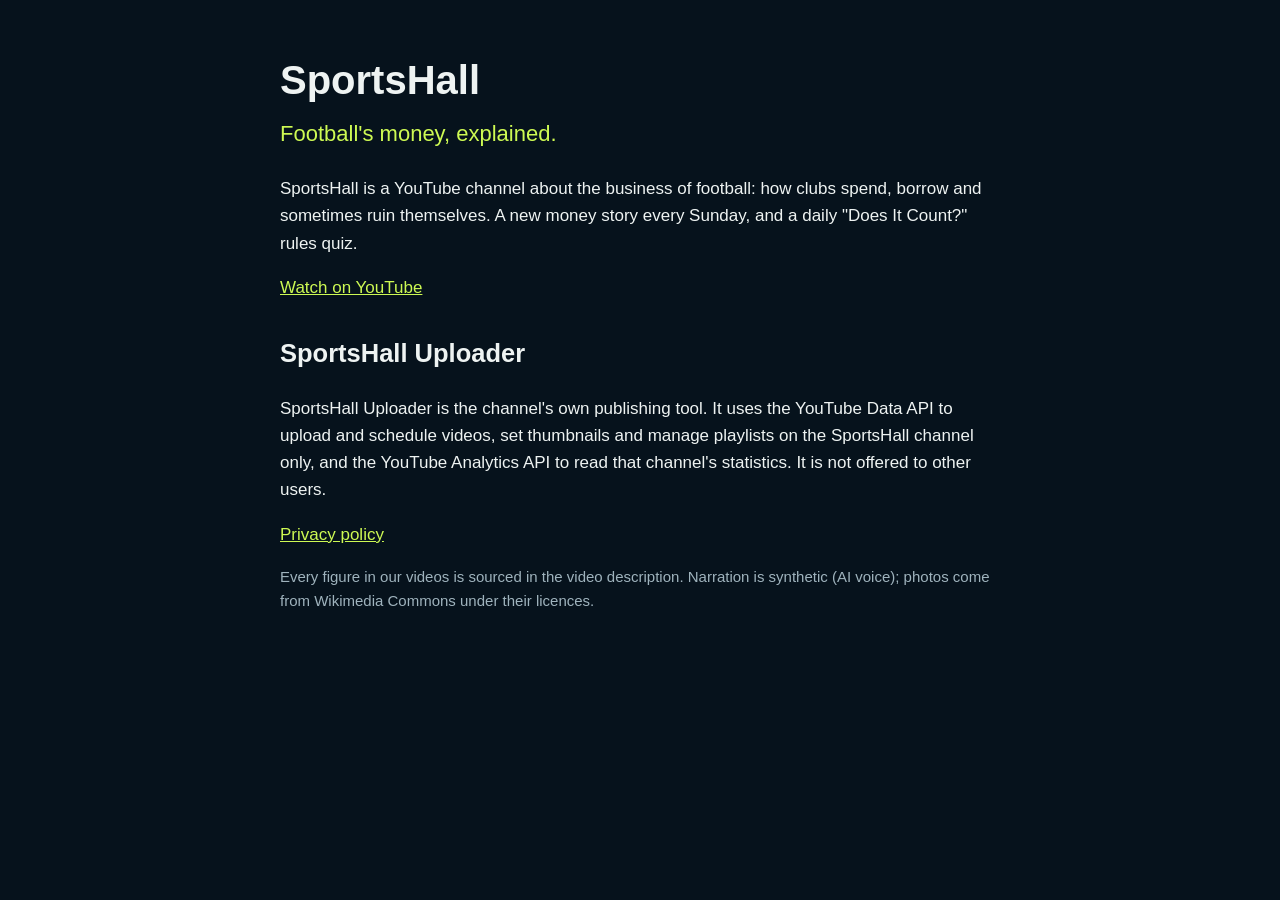
<file: index.html>
<!doctype html>
<html lang="en"><head><meta charset="utf-8"><meta name="viewport" content="width=device-width,initial-scale=1">
<title>SportsHall</title><link rel="stylesheet" href="style.css"></head>
<body><main>
<h1>SportsHall</h1>
<p class="tag">Football's money, explained.</p>
<p>SportsHall is a YouTube channel about the business of football: how clubs spend, borrow and sometimes ruin themselves. A new money story every Sunday, and a daily "Does It Count?" rules quiz.</p>
<p><a href="https://www.youtube.com/@SportsHallNews">Watch on YouTube</a></p>
<h2>SportsHall Uploader</h2>
<p>SportsHall Uploader is the channel's own publishing tool. It uses the YouTube Data API to upload and schedule videos, set thumbnails and manage playlists on the SportsHall channel only, and the YouTube Analytics API to read that channel's statistics. It is not offered to other users.</p>
<p><a href="privacy.html">Privacy policy</a></p>
<p class="muted">Every figure in our videos is sourced in the video description. Narration is synthetic (AI voice); photos come from Wikimedia Commons under their licences.</p>
</main></body></html>
</file>
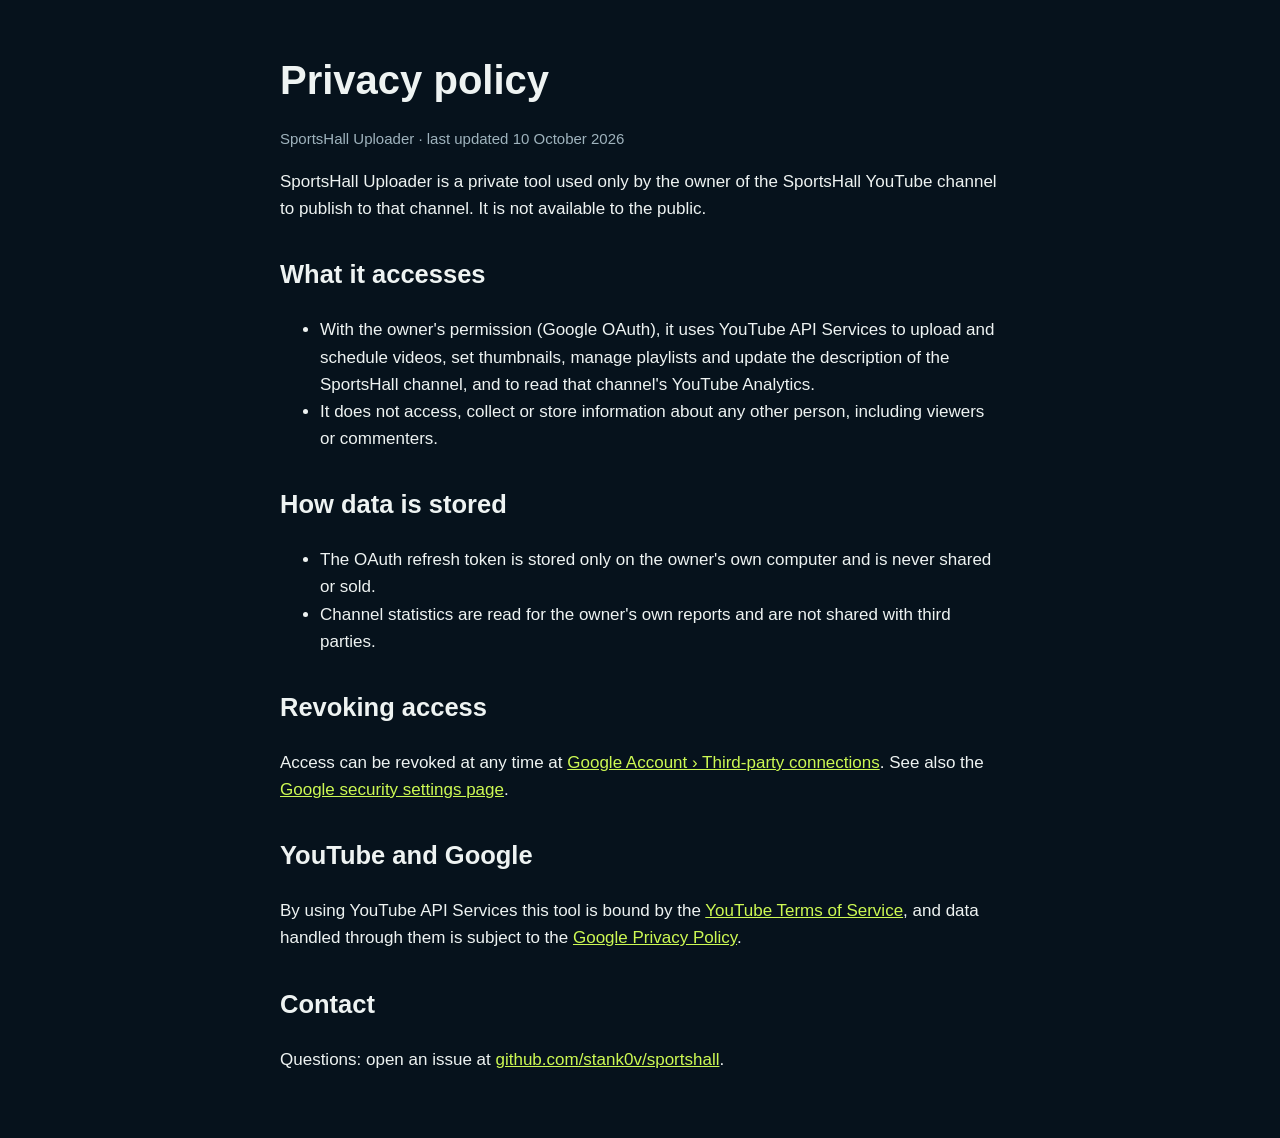
<file: privacy.html>
<!doctype html>
<html lang="en"><head><meta charset="utf-8"><meta name="viewport" content="width=device-width,initial-scale=1">
<title>SportsHall Uploader — Privacy</title><link rel="stylesheet" href="style.css"></head>
<body><main>
<h1>Privacy policy</h1>
<p class="muted">SportsHall Uploader · last updated 10 October 2026</p>
<p>SportsHall Uploader is a private tool used only by the owner of the SportsHall YouTube channel to publish to that channel. It is not available to the public.</p>
<h2>What it accesses</h2>
<ul>
<li>With the owner's permission (Google OAuth), it uses YouTube API Services to upload and schedule videos, set thumbnails, manage playlists and update the description of the SportsHall channel, and to read that channel's YouTube Analytics.</li>
<li>It does not access, collect or store information about any other person, including viewers or commenters.</li>
</ul>
<h2>How data is stored</h2>
<ul>
<li>The OAuth refresh token is stored only on the owner's own computer and is never shared or sold.</li>
<li>Channel statistics are read for the owner's own reports and are not shared with third parties.</li>
</ul>
<h2>Revoking access</h2>
<p>Access can be revoked at any time at <a href="https://myaccount.google.com/permissions">Google Account › Third-party connections</a>. See also the <a href="https://security.google.com/settings/security/permissions">Google security settings page</a>.</p>
<h2>YouTube and Google</h2>
<p>By using YouTube API Services this tool is bound by the <a href="https://www.youtube.com/t/terms">YouTube Terms of Service</a>, and data handled through them is subject to the <a href="https://policies.google.com/privacy">Google Privacy Policy</a>.</p>
<h2>Contact</h2>
<p>Questions: open an issue at <a href="https://github.com/stank0v/sportshall/issues">github.com/stank0v/sportshall</a>.</p>
</main></body></html>
</file>
<file: style.css>
:root{--bg:#06121c;--fg:#eef3f2;--muted:#9fb3bd;--accent:#cdf953}
body{margin:0;background:var(--bg);color:var(--fg);font:17px/1.6 -apple-system,BlinkMacSystemFont,"Segoe UI",sans-serif}
main{max-width:720px;margin:0 auto;padding:48px 20px}
h1{font-size:40px;margin:0 0 4px}h2{margin-top:32px}
.tag{color:var(--accent);font-size:22px;margin:0 0 24px}
a{color:var(--accent)}p,li{color:var(--fg)}.muted{color:var(--muted);font-size:15px}
</file>
